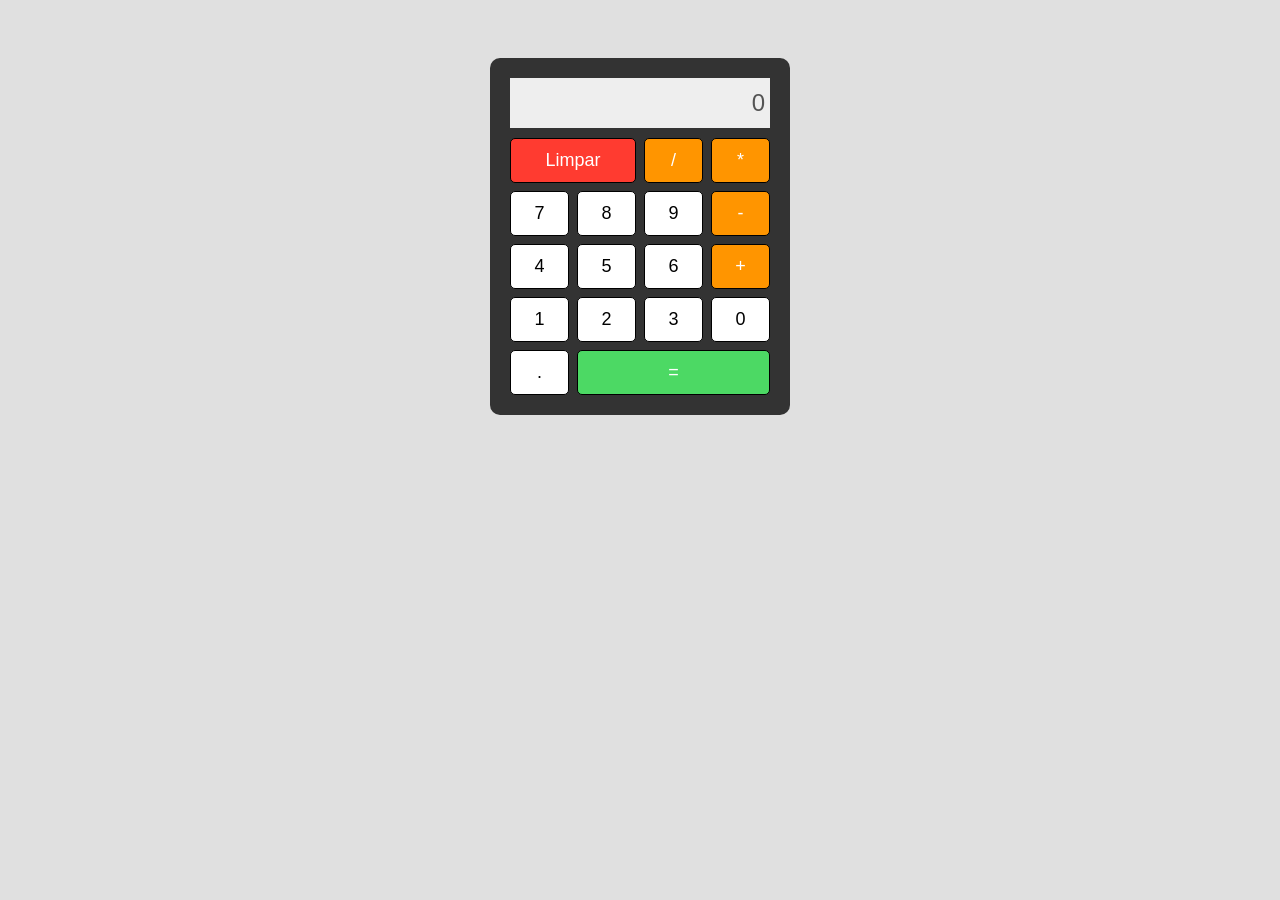
<file: AV2/calculadora JavaScript/index.html>
<!DOCTYPE html>
<html lang="pt-BR">
<head>
    <meta charset="UTF-8">
        <title>Trabalho de DAW - Calculadora</title>
            <style>
                    body { font-family: Arial, sans-serif; background: #e0e0e0; display: flex; justify-content: center; padding-top: 50px; }
                            .calc { background: #333; padding: 20px; border-radius: 10px; width: 260px; }
                                    #visor { 
                                                width: 100%; height: 50px; margin-bottom: 10px; 
                                                            font-size: 24px; text-align: right; padding: 5px;
                                                                        box-sizing: border-box; background: #eee; border: none;
                                                                                }
                                                                                        .grade { display: grid; grid-template-columns: repeat(4, 1fr); gap: 8px; }
                                                                                                button { height: 45px; font-size: 18px; cursor: pointer; border-radius: 5px; border: 1px solid #000; }
                                                                                                        .btn-num { background: #fff; }
                                                                                                                .btn-op { background: #ff9500; color: white; }
                                                                                                                        .btn-limpar { background: #ff3b30; color: white; grid-column: span 2; }
                                                                                                                                .btn-igual { background: #4cd964; color: white; grid-column: span 2; }
                                                                                                                                    </style>
                                                                                                                                    </head>
                                                                                                                                    <body>

                                                                                                                                    <div class="calc">
                                                                                                                                        <input type="text" id="visor" value="0" disabled>
                                                                                                                                            
                                                                                                                                                <div class="grade">
                                                                                                                                                        <button class="btn-limpar" onclick="limparTudo()">Limpar</button>
                                                                                                                                                                <button class="btn-op" onclick="pegarOperador('/')">/</button>
                                                                                                                                                                        <button class="btn-op" onclick="pegarOperador('*')">*</button>

                                                                                                                                                                                <button class="btn-num" onclick="digitar('7')">7</button>
                                                                                                                                                                                        <button class="btn-num" onclick="digitar('8')">8</button>
                                                                                                                                                                                                <button class="btn-num" onclick="digitar('9')">9</button>
                                                                                                                                                                                                        <button class="btn-op" onclick="pegarOperador('-')">-</button>

                                                                                                                                                                                                                <button class="btn-num" onclick="digitar('4')">4</button>
                                                                                                                                                                                                                        <button class="btn-num" onclick="digitar('5')">5</button>
                                                                                                                                                                                                                                <button class="btn-num" onclick="digitar('6')">6</button>
                                                                                                                                                                                                                                        <button class="btn-op" onclick="pegarOperador('+')">+</button>

                                                                                                                                                                                                                                                <button class="btn-num" onclick="digitar('1')">1</button>
                                                                                                                                                                                                                                                        <button class="btn-num" onclick="digitar('2')">2</button>
                                                                                                                                                                                                                                                                <button class="btn-num" onclick="digitar('3')">3</button>
                                                                                                                                                                                                                                                                        <button class="btn-num" onclick="digitar('0')">0</button>

                                                                                                                                                                                                                                                                                <button class="btn-num" onclick="digitar('.')">.</button>
                                                                                                                                                                                                                                                                                        <button class="btn-igual" onclick="resultadoFinal()" style="grid-column: span 3;">=</button>
                                                                                                                                                                                                                                                                                            </div>
                                                                                                                                                                                                                                                                                            </div>

                                                                                                                                                                                                                                                                                            <script src="script.js"></script>
                                                                                                                                                                                                                                                                                            </body>
                                                                                                                                                                                                                                                                                            </html>
</file>
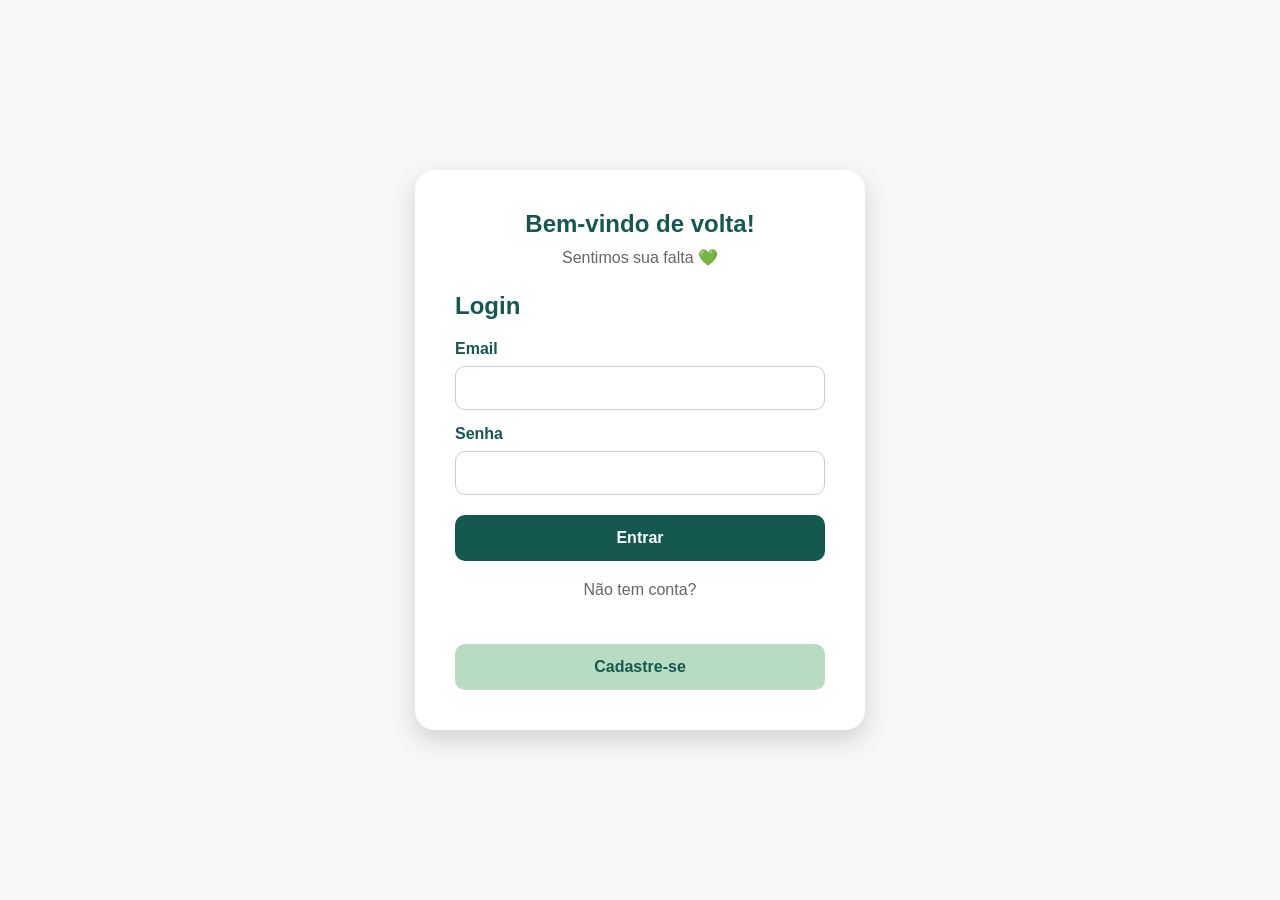
<file: AV2/Salão_de_Beleza/index.html>
<!DOCTYPE html>
<html lang="pt-br">

<head>

<meta charset="UTF-8">
<meta name="viewport" content="width=device-width, initial-scale=1.0">

<title>Salão de Beleza</title>

<link rel="stylesheet" href="css/style.css">

<script src="js/script.js"></script>

</head>

<body>

<section class="login">

<div class="login-box">

<h1>Bem-vindo de volta!</h1>

<p>Sentimos sua falta 💚</p>

<!-- LOGIN -->
<div id="login">

<h2>Login</h2>

<label>Email</label>
<input type="email" id="emailLogin">

<label>Senha</label>
<input type="password" id="senhaLogin">

<button onclick="entrar()">
Entrar
</button>

<p class="texto-centro">
Não tem conta?
</p>

<button class="btn-secundario" onclick="mostrarCadastro()">
Cadastre-se
</button>

</div>

<!-- CADASTRO -->
<div id="cadastro" style="display:none;">

<h2>Cadastro</h2>

<label>Nome</label>
<input type="text" id="nome">

<label>CPF</label>
<input type="text" id="cpf">

<label>Data de Nascimento</label>
<input type="date" id="data">

<label>Email</label>
<input type="email" id="email">

<label>Senha</label>
<input type="password" id="senha">

<label>Confirmar Senha</label>
<input type="password" id="senha2">

<button onclick="cadastrar()">
Cadastrar
</button>

<button class="btn-secundario" onclick="mostrarLogin()">
Voltar para Login
</button>

</div>

</div>

</section>

</body>
</html>
</file>
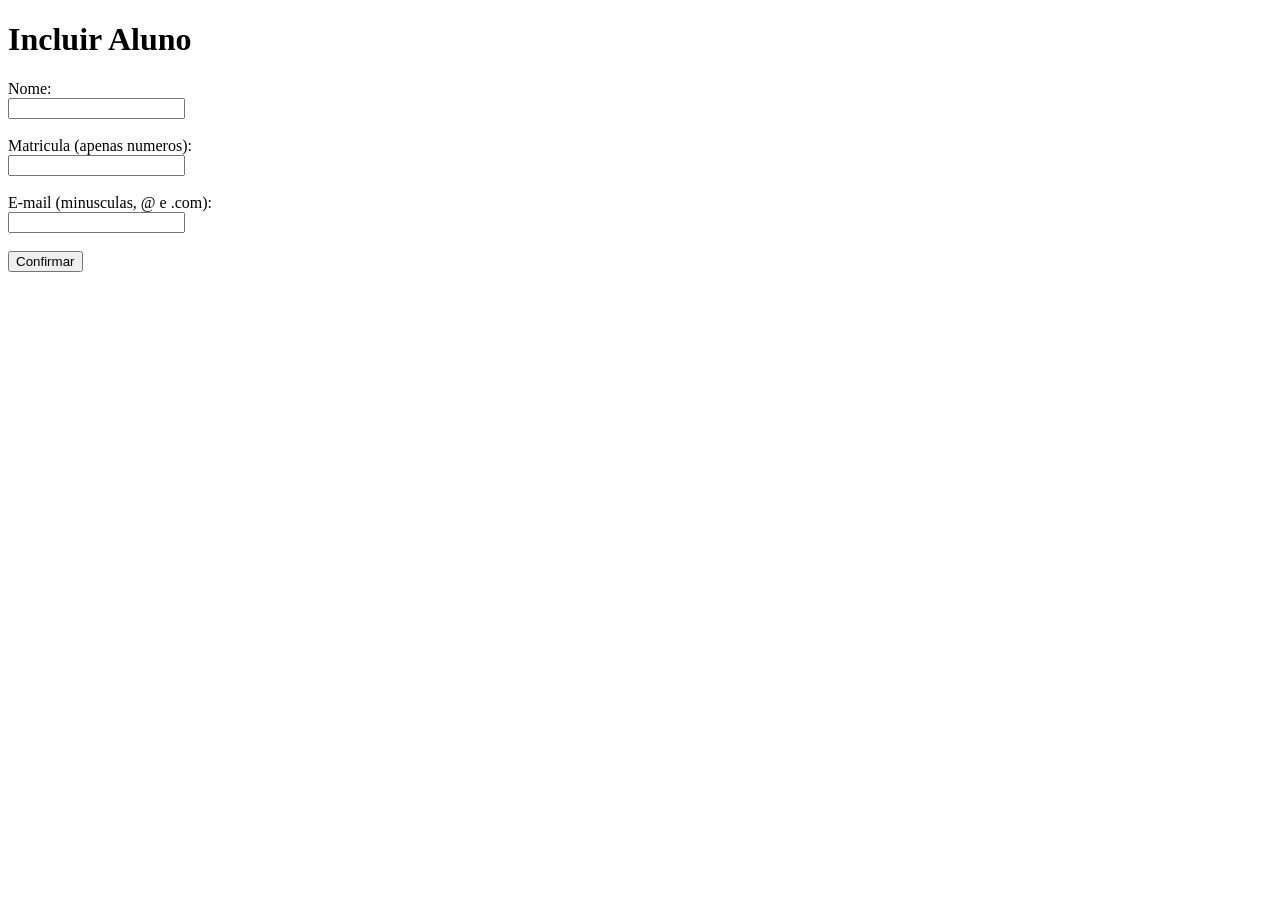
<file: AV2/Validação Aluno/index.html>
<!DOCTYPE html>
<html>
<head>
    <meta charset="UTF-8">
    <title>Incluir Aluno</title>
</head>
<body>

    <h1>Incluir Aluno</h1>

    Nome:<br>
    <input type="text" id="nome"><br><br>

    Matricula (apenas numeros):<br>
    <input type="text" id="matricula"><br><br>

    E-mail (minusculas, @ e .com):<br>
    <input type="text" id="email"><br><br>

    <button onclick="enviar()">Confirmar</button>

    <p id="resposta"></p>

    <script>
        function enviar() {
        
            const dados = {
                nome: document.getElementById('nome').value,
                matricula: document.getElementById('matricula').value,
                email: document.getElementById('email').value
            };

            // Envia para o servidor Node
            fetch('http://localhost:3000/validar', {
                method: 'POST',
                headers: {'Content-Type': 'application/json'},
                body: JSON.stringify(dados)
            })
            .then(res => res.json())
            .then(resultado => {
            
                document.getElementById('resposta').innerText = resultado.texto;
            });
        }
    </script>

</body>
</html>
</file>
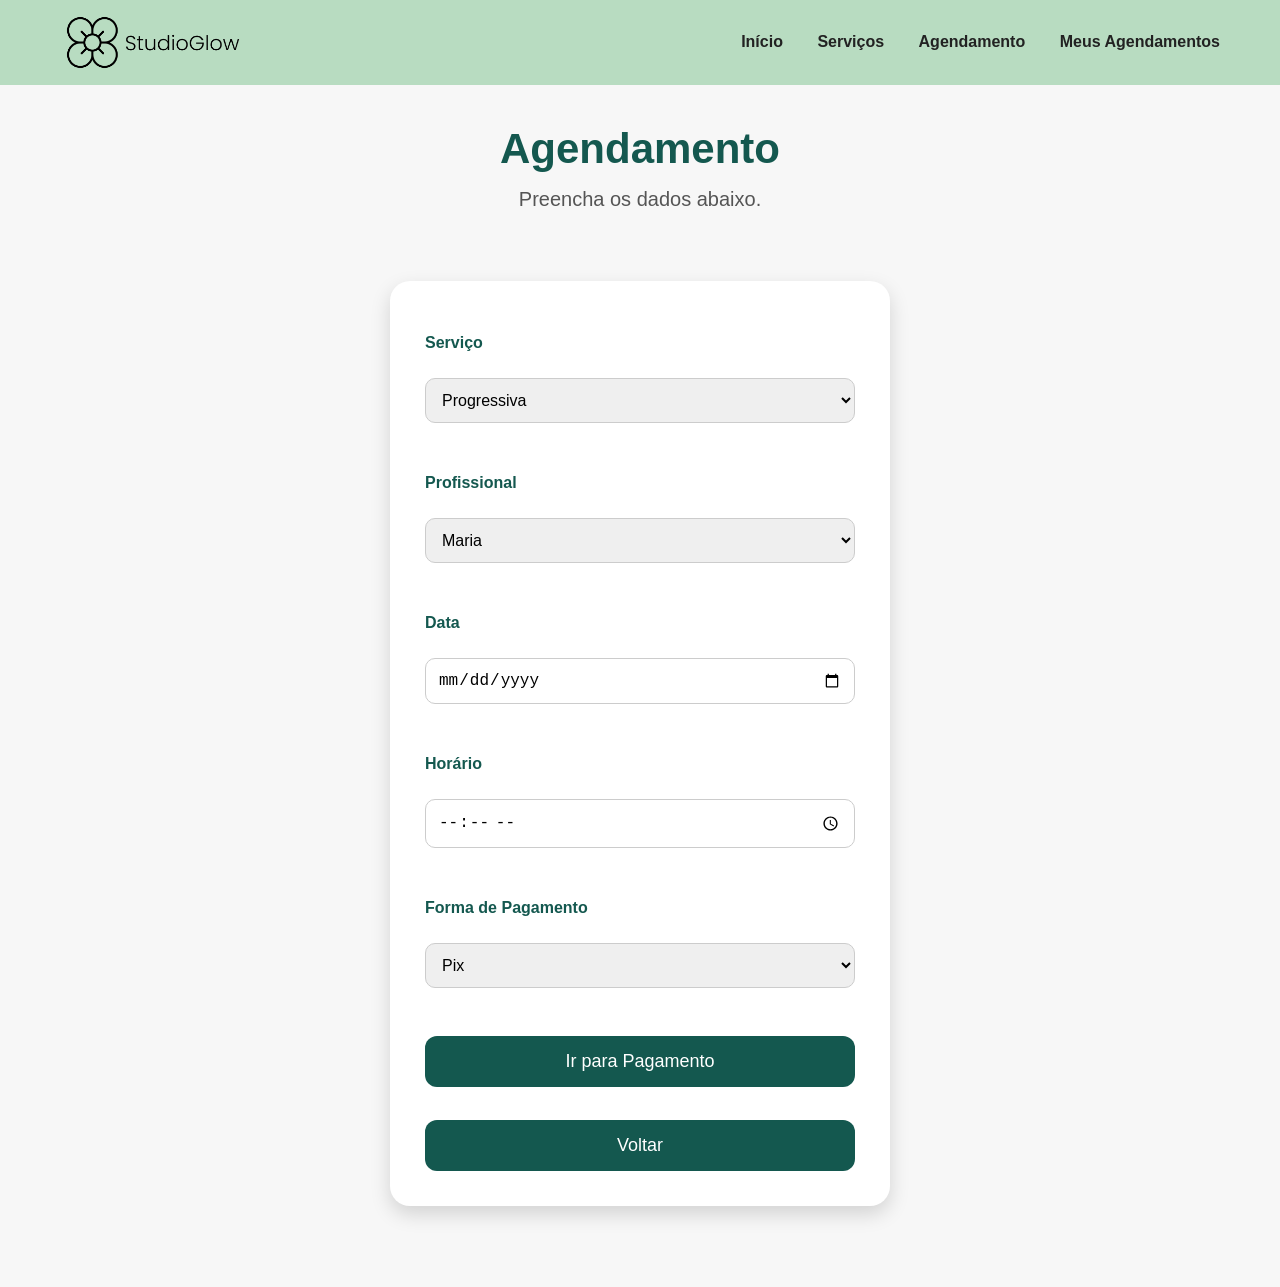
<file: AV2/Salão_de_Beleza/agendamento.html>
<!DOCTYPE html>
<html lang="pt-br">

<head>

<meta charset="UTF-8">
<meta name="viewport" content="width=device-width, initial-scale=1.0">

<title>Agendamento</title>

<link rel="stylesheet" href="css/style.css">

<script src="js/script.js"></script>

</head>

<body>

<header>

<div class="logo">

<img src="img/logo.png">

</div>

<nav>

<a href="home.html">Início</a>
<a href="servicos.html">Serviços</a>
<a href="agendamento.html">Agendamento</a>
<a href="meus_agendamentos.html">Meus Agendamentos</a>

</nav>

</header>

<section class="pagina">

<h1>Agendamento</h1>

<p>Preencha os dados abaixo.</p>

<div class="formulario">

<label>Serviço</label><br>

<select id="servico">

<option value="1">Progressiva</option>
<option value="2">Corte Feminino</option>
<option value="3">Barba Simples</option>
<option value="4">Unha em Gel</option>
<option value="5">Design de Sobrancelha</option>

</select>

<br><br>

<label>Profissional</label><br>

<select id="profissional">

<option value="1">Maria</option>
<option value="2">João</option>
<option value="3">Ana</option>
<option value="4">Paula</option>

</select>

<br><br>

<label>Data</label><br>

<input type="date" id="data">

<br><br>

<label>Horário</label><br>

<input type="time" id="hora">

<br><br>

<label>Forma de Pagamento</label><br>

<select id="pagamento">

<option>Pix</option>
<option>Cartão</option>
<option>Dinheiro</option>

</select>

<br><br>

<button onclick="agendar()">
Ir para Pagamento
</button>

<br><br>

<button onclick="location.href='servicos.html'">
Voltar
</button>

</div>

</section>

</body>

</html>
</file>
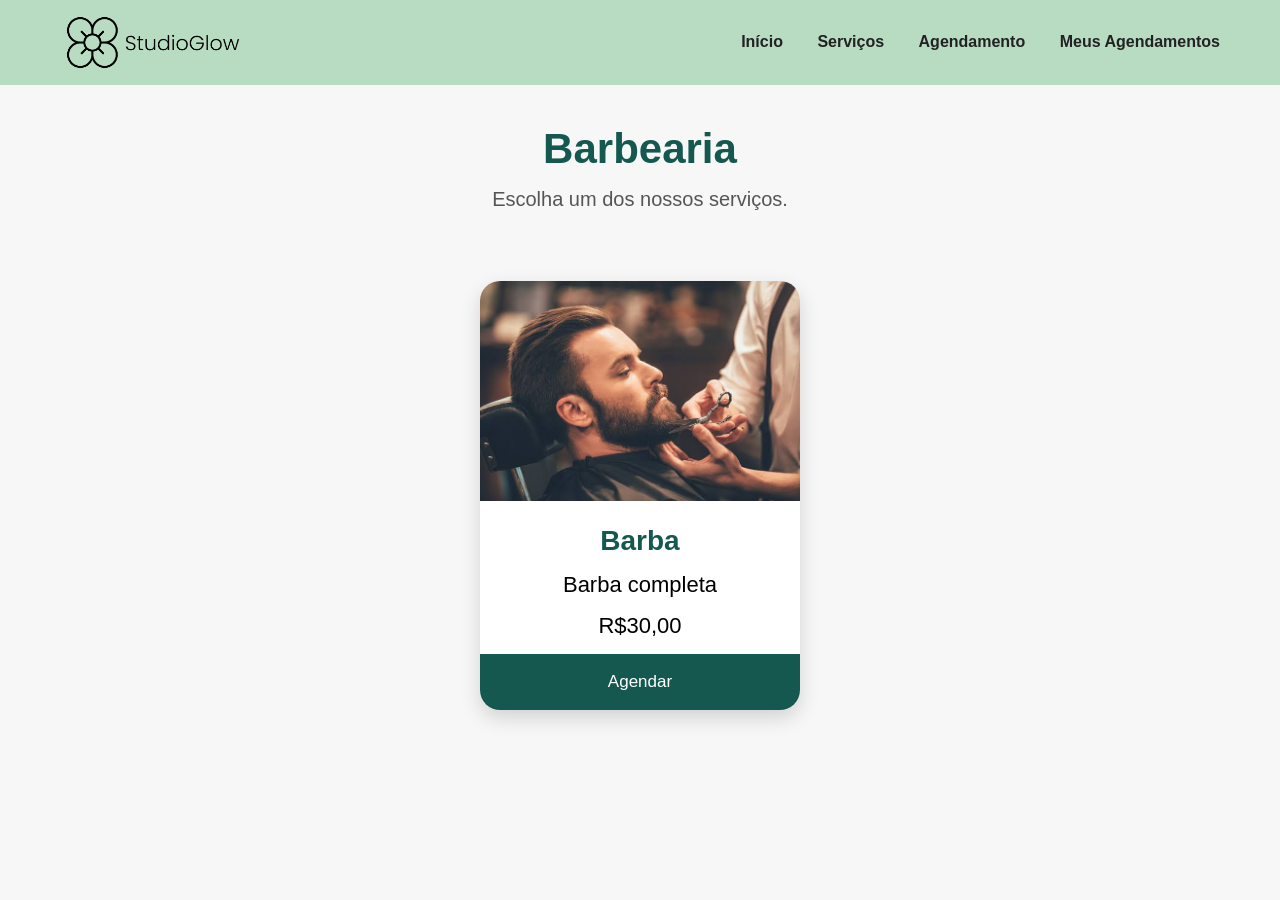
<file: AV2/Salão_de_Beleza/barbearia.html>
<!DOCTYPE html>
<html lang="pt-br">

<head>

<meta charset="UTF-8">

<title>Barbearia</title>

<link rel="stylesheet" href="css/style.css">

</head>

<body>

<header>

<div class="logo">
<img src="img/logo.png">
</div>

<nav>
<a href="home.html">Início</a>
<a href="servicos.html">Serviços</a>
<a href="agendamento.html">Agendamento</a>
<a href="meus_agendamentos.html">Meus Agendamentos</a>
</nav>

</header>

<section class="pagina">

    <h1>Barbearia</h1>

    <p>
        Escolha um dos nossos serviços.
    </p>

    <div class="cards">

        <div class="card">

            <img src="img/barba.jpg">

            <h3>Barba</h3>

            <p>Barba completa</p>

            <p>R$30,00</p>

            <button onclick="location.href='agendamento.html'">
                Agendar
            </button>

        </div>

    </div>

</section>

</body>
</html>
</file>
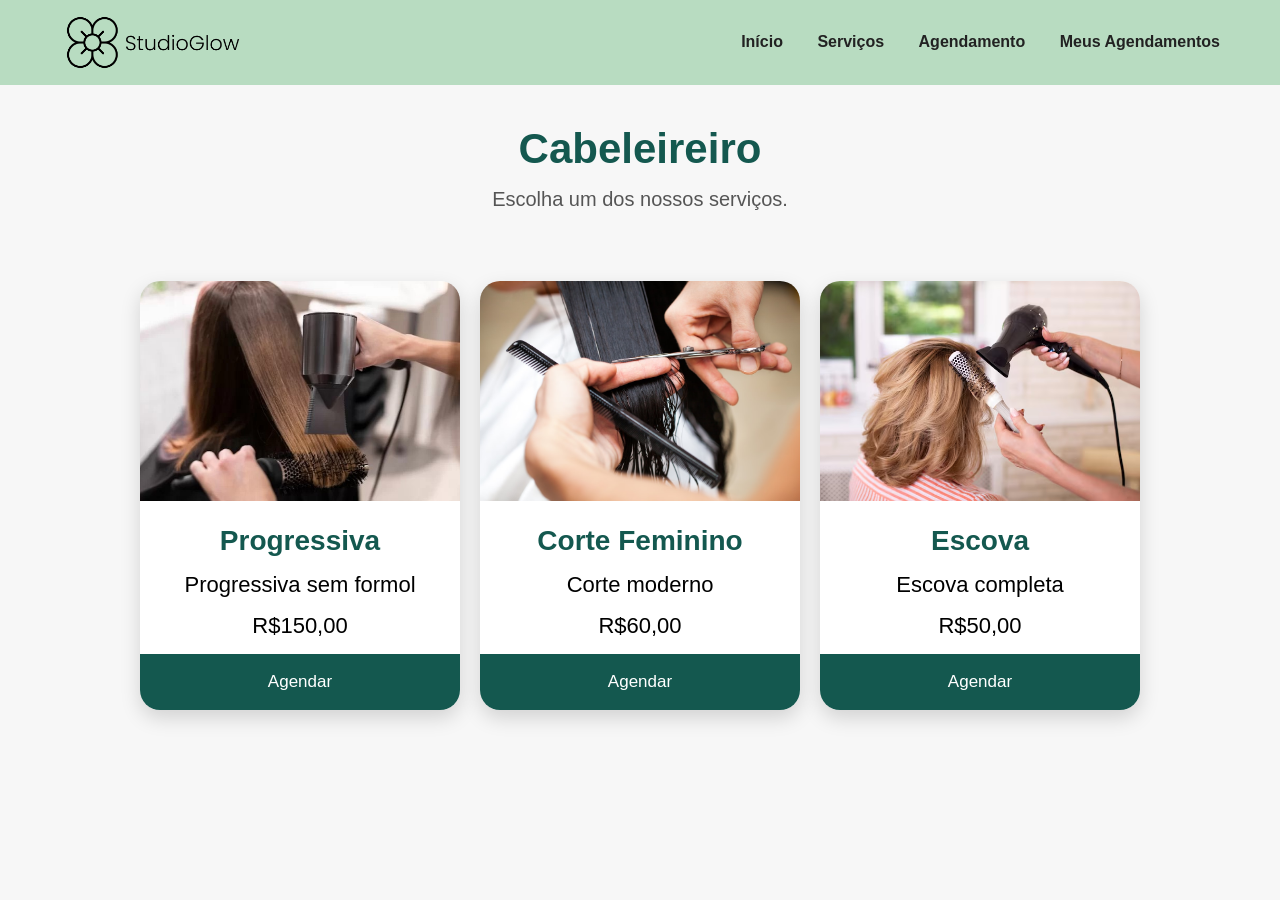
<file: AV2/Salão_de_Beleza/cabeleleiro.html>
<!DOCTYPE html>
<html lang="pt-br">

<head>

    <meta charset="UTF-8">
    <meta name="viewport" content="width=device-width, initial-scale=1.0">

    <title>Cabeleireiro</title>

    <link rel="stylesheet" href="css/style.css">

</head>

<body>

<header>

    <div class="logo">
        <img src="img/logo.png">
    </div>

    <nav>
        <a href="home.html">Início</a>
        <a href="servicos.html">Serviços</a>
        <a href="agendamento.html">Agendamento</a>
        <a href="meus_agendamentos.html">Meus Agendamentos</a>
    </nav>

</header>

<section class="pagina">

    <h1>Cabeleireiro</h1>

    <p>
        Escolha um dos nossos serviços.
    </p>

    <div class="cards">

        <div class="card">

            <img src="img/progressiva.jpg">

            <h3>Progressiva</h3>

            <p>Progressiva sem formol</p>

            <p>R$150,00</p>

            <button onclick="location.href='agendamento.html'">
                Agendar
            </button>

        </div>

        <div class="card">

            <img src="img/corte.jpg">

            <h3>Corte Feminino</h3>

            <p>Corte moderno</p>

            <p>R$60,00</p>

            <button onclick="location.href='agendamento.html'">
                Agendar
            </button>

        </div>

        <div class="card">

            <img src="img/escova.jpg">

            <h3>Escova</h3>

            <p>Escova completa</p>

            <p>R$50,00</p>

            <button onclick="location.href='agendamento.html'">
                Agendar
            </button>

        </div>

    </div>

</section>

</body>
</html>
</file>
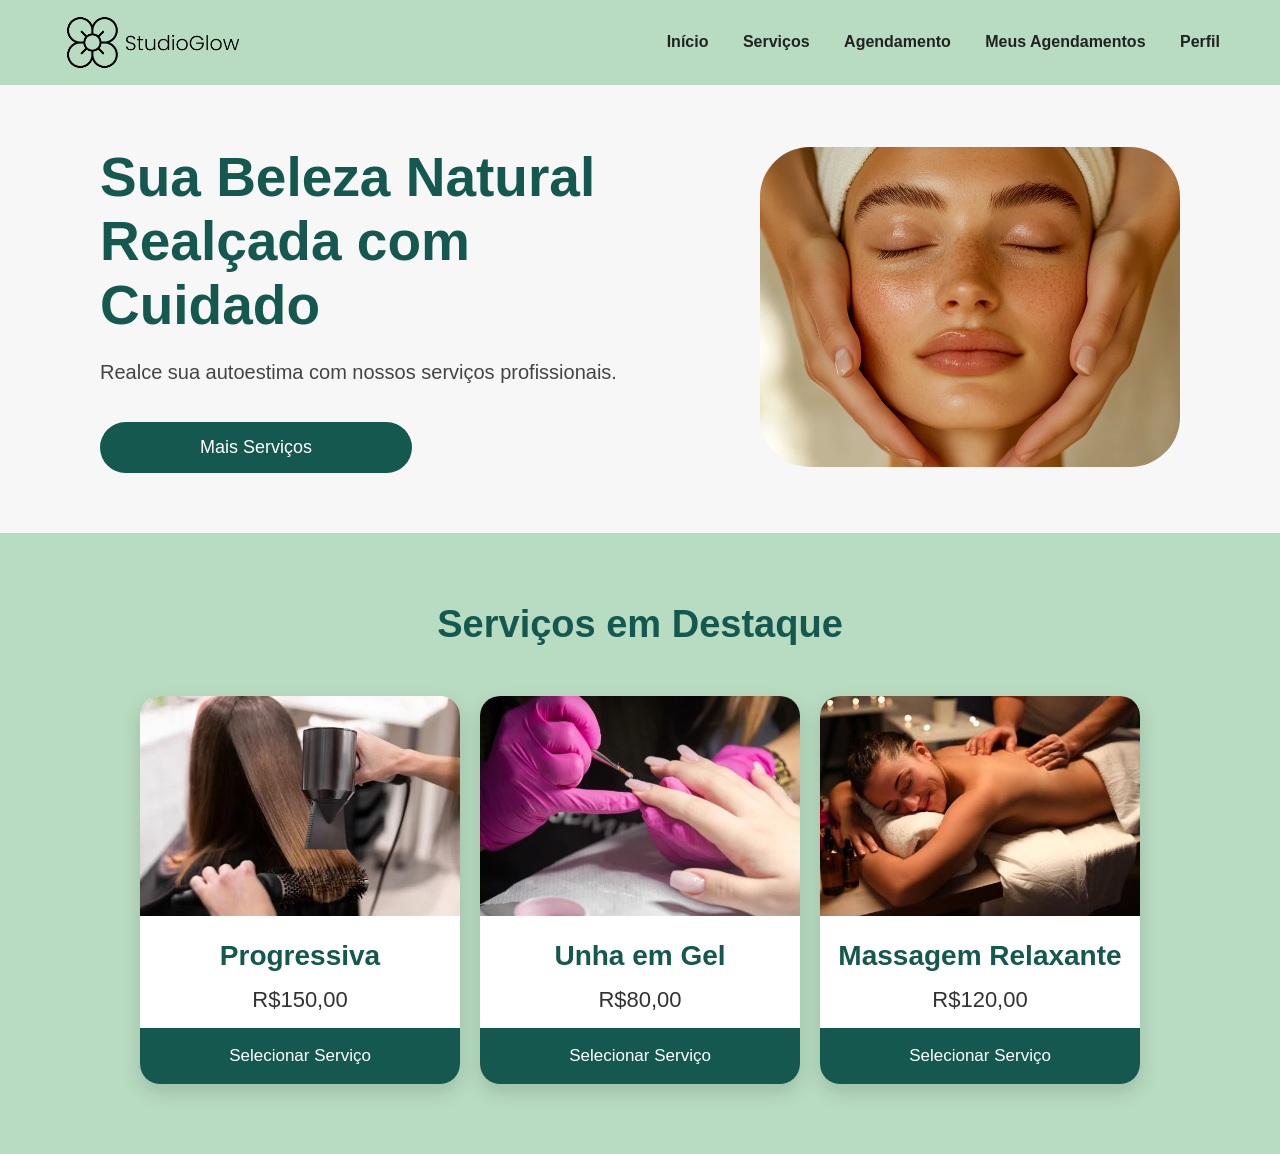
<file: AV2/Salão_de_Beleza/home.html>
<!DOCTYPE html>
<html lang="pt-br">

<head>

<meta charset="UTF-8">
<meta name="viewport" content="width=device-width, initial-scale=1.0">

<title>Studio Glow</title>

<link rel="stylesheet" href="css/style.css">

</head>

<body>

<header>

<div class="logo">

<img src="img/logo.png" alt="Logo">

<h2>Studio Glow</h2>

</div>

<nav>

<a href="home.html">Início</a>

<a href="servicos.html">Serviços</a>

<a href="agendamento.html">Agendamento</a>

<a href="meus_agendamentos.html">Meus Agendamentos</a>

<a href="perfil.html">Perfil</a>

</nav>

</header>


<section class="banner">

<div class="texto">

<h1>Sua Beleza Natural<br>Realçada com Cuidado</h1>

<p>
Realce sua autoestima com nossos serviços
profissionais.
</p>

<button onclick="location.href='servicos.html'">
Mais Serviços
</button>

</div>

<div>

<img src="img/banner.jpg" alt="Banner">

</div>

</section>


<section class="destaques">

<h2>Serviços em Destaque</h2>

<div class="cards">

<div class="card">

<img src="img/progressiva.jpg">

<h3>Progressiva</h3>

<p>R$150,00</p>

<button>Selecionar Serviço</button>

</div>

<div class="card">

<img src="img/gel.jpg">

<h3>Unha em Gel</h3>

<p>R$80,00</p>

<button>Selecionar Serviço</button>

</div>

<div class="card">

<img src="img/massagem.jpg">

<h3>Massagem Relaxante</h3>

<p>R$120,00</p>

<button>Selecionar Serviço</button>

</div>

</div>

</section>

</body>

</html>
</file>
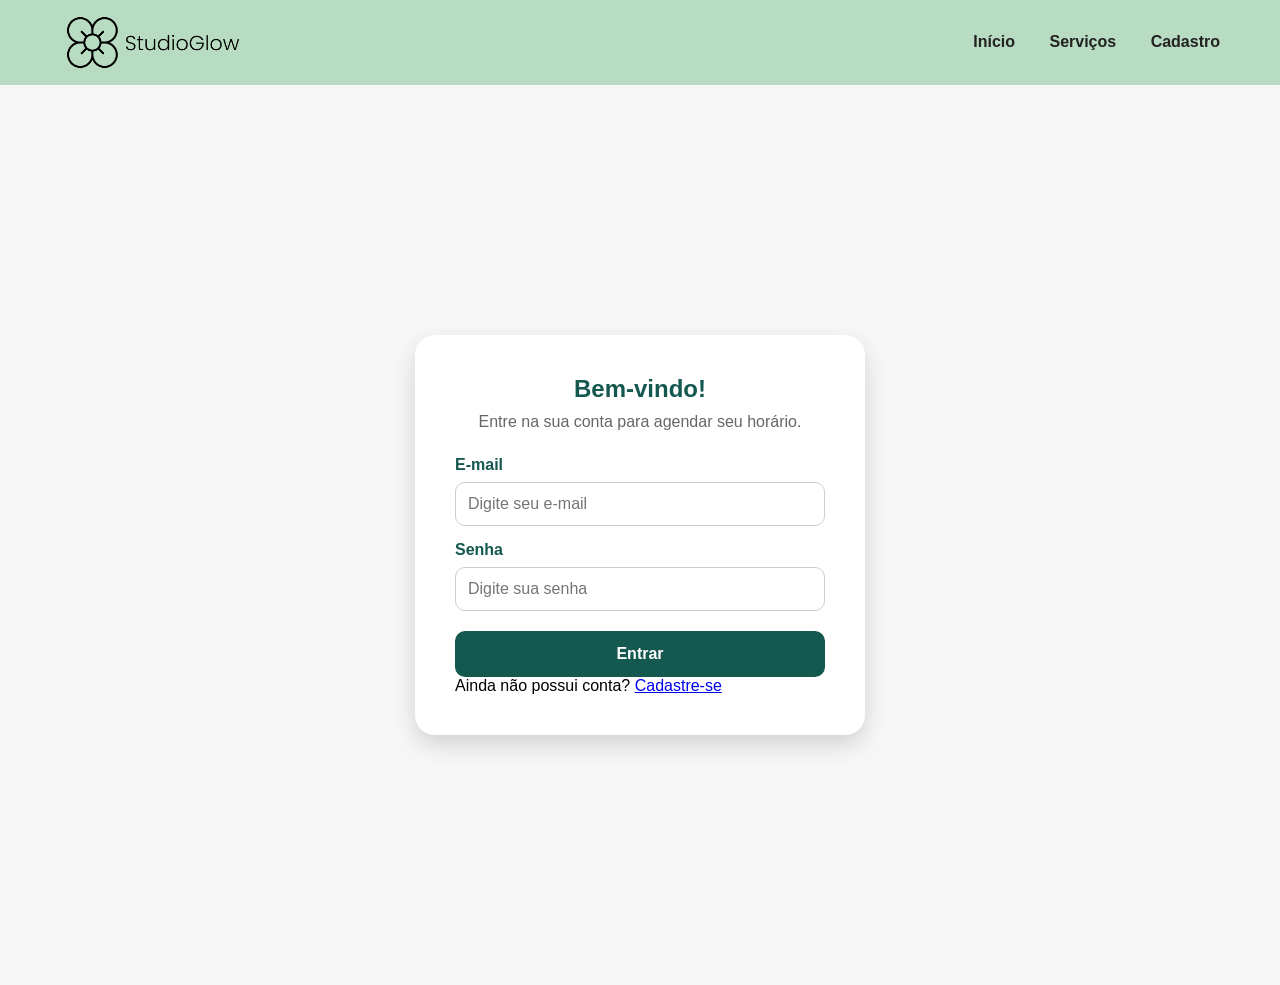
<file: AV2/Salão_de_Beleza/login.html>
<!DOCTYPE html>
<html lang="pt-br">

<head>
    <meta charset="UTF-8">
    <meta name="viewport" content="width=device-width, initial-scale=1.0">
    <title>Login</title>

    <link rel="stylesheet" href="css/style.css">
</head>

<body>

<header>

    <div class="logo">
        <img src="img/logo.png" alt="Logo">
    </div>

    <nav>
        <a href="home.html">Início</a>
        <a href="servicos.html">Serviços</a>
        <a href="cadastro.html">Cadastro</a>
    </nav>

</header>

<section class="login">

    <div class="login-box">

        <h1>Bem-vindo!</h1>

        <p>Entre na sua conta para agendar seu horário.</p>

        <form action="login.php" method="post">

            <label>E-mail</label>
            <input type="email" name="email" placeholder="Digite seu e-mail" required>

            <label>Senha</label>
            <input type="password" name="senha" placeholder="Digite sua senha" required>

            <button type="submit">Entrar</button>

        </form>

        <div class="cadastro-link">
            Ainda não possui conta?
            <a href="cadastro.html">Cadastre-se</a>
        </div>

    </div>

</section>

</body>
</html>
</file>
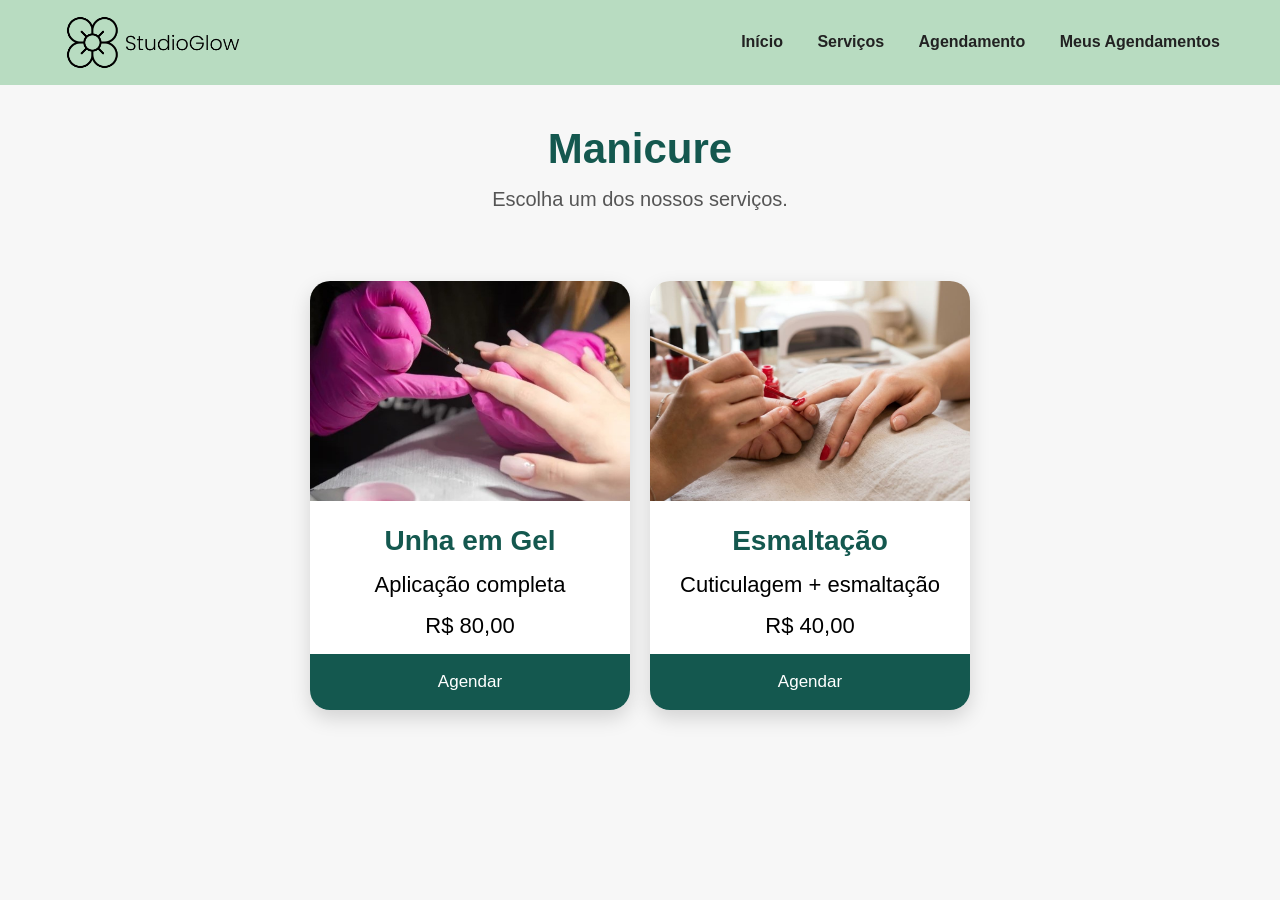
<file: AV2/Salão_de_Beleza/manicure.html>
<!DOCTYPE html>
<html lang="pt-br">

<head>

    <meta charset="UTF-8">
    <meta name="viewport" content="width=device-width, initial-scale=1.0">

    <title>Manicure</title>

    <link rel="stylesheet" href="css/style.css">

</head>

<body>

<header>

    <div class="logo">
        <img src="img/logo.png" alt="Logo">
    </div>

    <nav>
        <a href="home.html">Início</a>
        <a href="servicos.html">Serviços</a>
        <a href="agendamento.html">Agendamento</a>
        <a href="meus_agendamentos.html">Meus Agendamentos</a>
    </nav>

</header>

<section class="pagina">

    <h1>Manicure</h1>

    <p>Escolha um dos nossos serviços.</p>

    <div class="cards">

        <div class="card">

            <img src="img/gel.jpg" alt="Unha em Gel">

            <h3>Unha em Gel</h3>

            <p>Aplicação completa</p>

            <p>R$ 80,00</p>

            <button onclick="location.href='agendamento.html'">
                Agendar
            </button>

        </div>

        <div class="card">

            <img src="img/esmalte.jpg" alt="Esmaltação">

            <h3>Esmaltação</h3>

            <p>Cuticulagem + esmaltação</p>

            <p>R$ 40,00</p>

            <button onclick="location.href='agendamento.html'">
                Agendar
            </button>

        </div>

    </div>

</section>

</body>
</html>
</file>
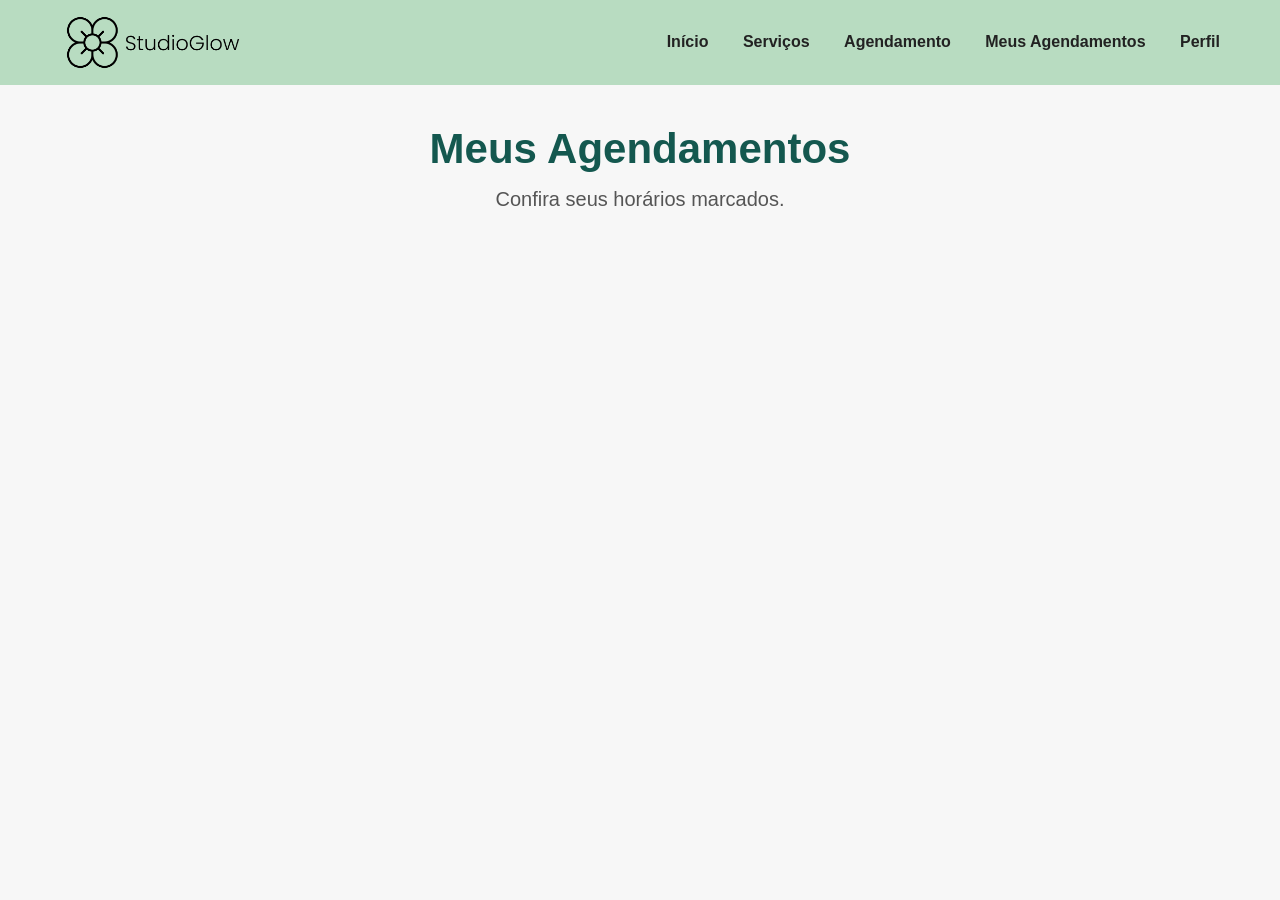
<file: AV2/Salão_de_Beleza/meus_agendamentos.html>
<!DOCTYPE html>
<html lang="pt-br">

<head>

<meta charset="UTF-8">
<meta name="viewport" content="width=device-width, initial-scale=1.0">

<title>Meus Agendamentos</title>

<link rel="stylesheet" href="css/style.css">

</head>

<body>

<header>

<div class="logo">
<img src="img/logo.png">
</div>

<nav>

<a href="home.html">Início</a>
<a href="servicos.html">Serviços</a>
<a href="agendamento.html">Agendamento</a>
<a href="meus_agendamentos.html">Meus Agendamentos</a>
<a href="perfil.html">Perfil</a>

</nav>

</header>

<section class="pagina">

<h1>Meus Agendamentos</h1>

<p>Confira seus horários marcados.</p>

<div class="cards" id="listaAgendamentos">

</div>

</section>

<script src="js/agendamentos.js"></script>

</body>
</html>
</file>
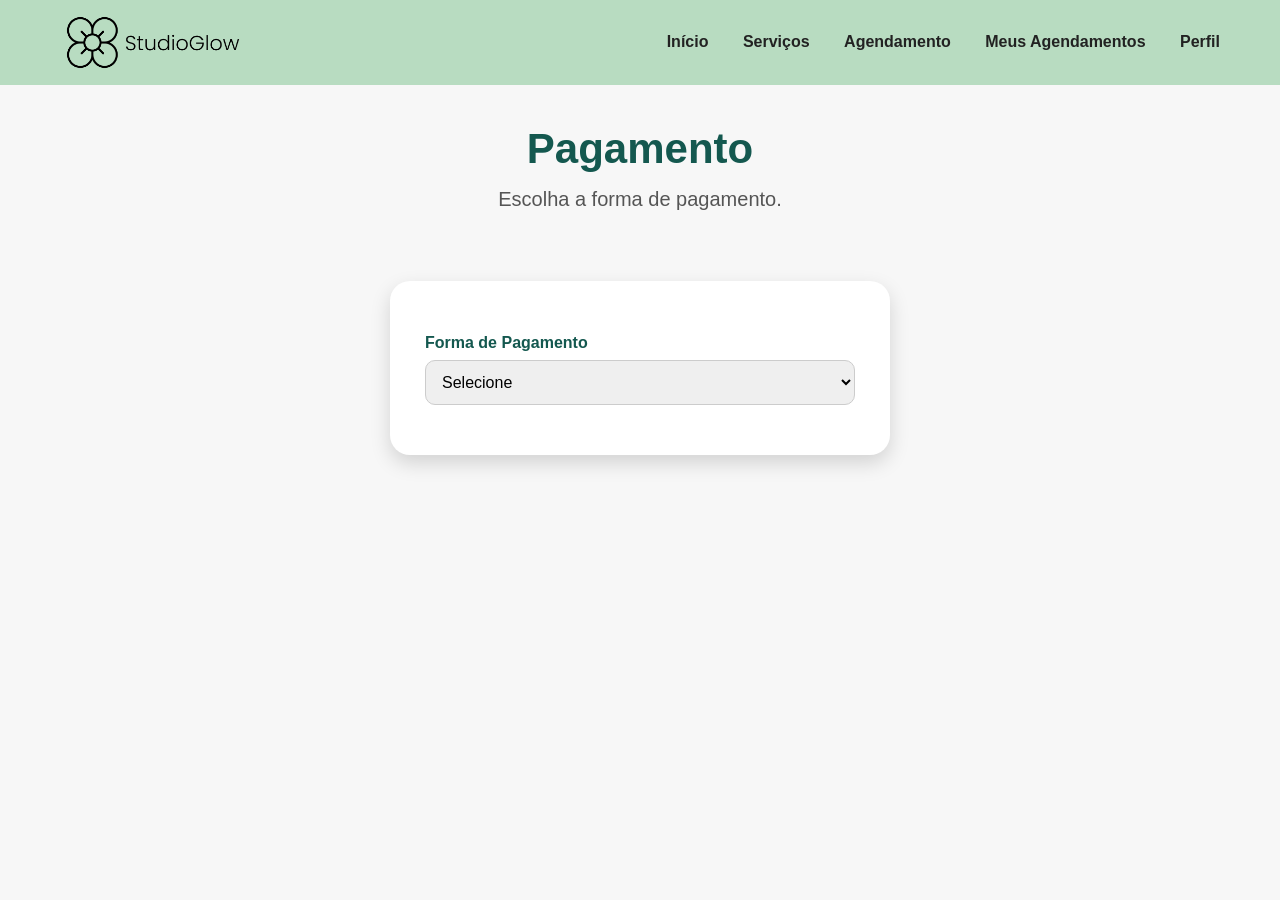
<file: AV2/Salão_de_Beleza/pagamento.html>
<!DOCTYPE html>
<html lang="pt-br">

<head>

<meta charset="UTF-8">
<meta name="viewport" content="width=device-width, initial-scale=1.0">

<title>Pagamento</title>

<link rel="stylesheet" href="css/style.css">

<script src="js/pagamento.js"></script>

</head>

<body>

<header>

<div class="logo">

<img src="img/logo.png">

</div>

<nav>

<a href="home.html">Início</a>
<a href="servicos.html">Serviços</a>
<a href="agendamento.html">Agendamento</a>
<a href="meus_agendamentos.html">Meus Agendamentos</a>
<a href="perfil.html">Perfil</a>

</nav>

</header>

<section class="pagina">

<h1>Pagamento</h1>

<p>Escolha a forma de pagamento.</p>

<div class="formulario">

<label>Forma de Pagamento</label>

<select id="formaPagamento" onchange="mostrarPagamento()">

<option value="">Selecione</option>
<option value="pix">Pix</option>
<option value="cartao">Cartão</option>
<option value="dinheiro">Dinheiro</option>

</select>

<div id="pix" style="display:none;">

<h3>Pagamento via Pix</h3>

<p><b>Chave Pix:</b></p>

<p>studioglow@email.com</p>

<button onclick="confirmarPagamento()">
Já Efetuei o Pagamento
</button>

</div>

<div id="cartao" style="display:none;">

<label>Número do Cartão</label>

<input type="text" id="numeroCartao">

<label>Nome do Titular</label>

<input type="text" id="titular">

<label>Validade</label>

<input type="month" id="validade">

<label>CVV</label>

<input type="password" id="cvv" maxlength="3">

<button onclick="pagarCartao()">
Pagar
</button>

</div>

<div id="dinheiro" style="display:none;">

<p>
O pagamento será realizado presencialmente no salão.
</p>

<button onclick="confirmarPagamento()">
Confirmar
</button>

</div>

</div>

</section>

</body>

</html>
</file>
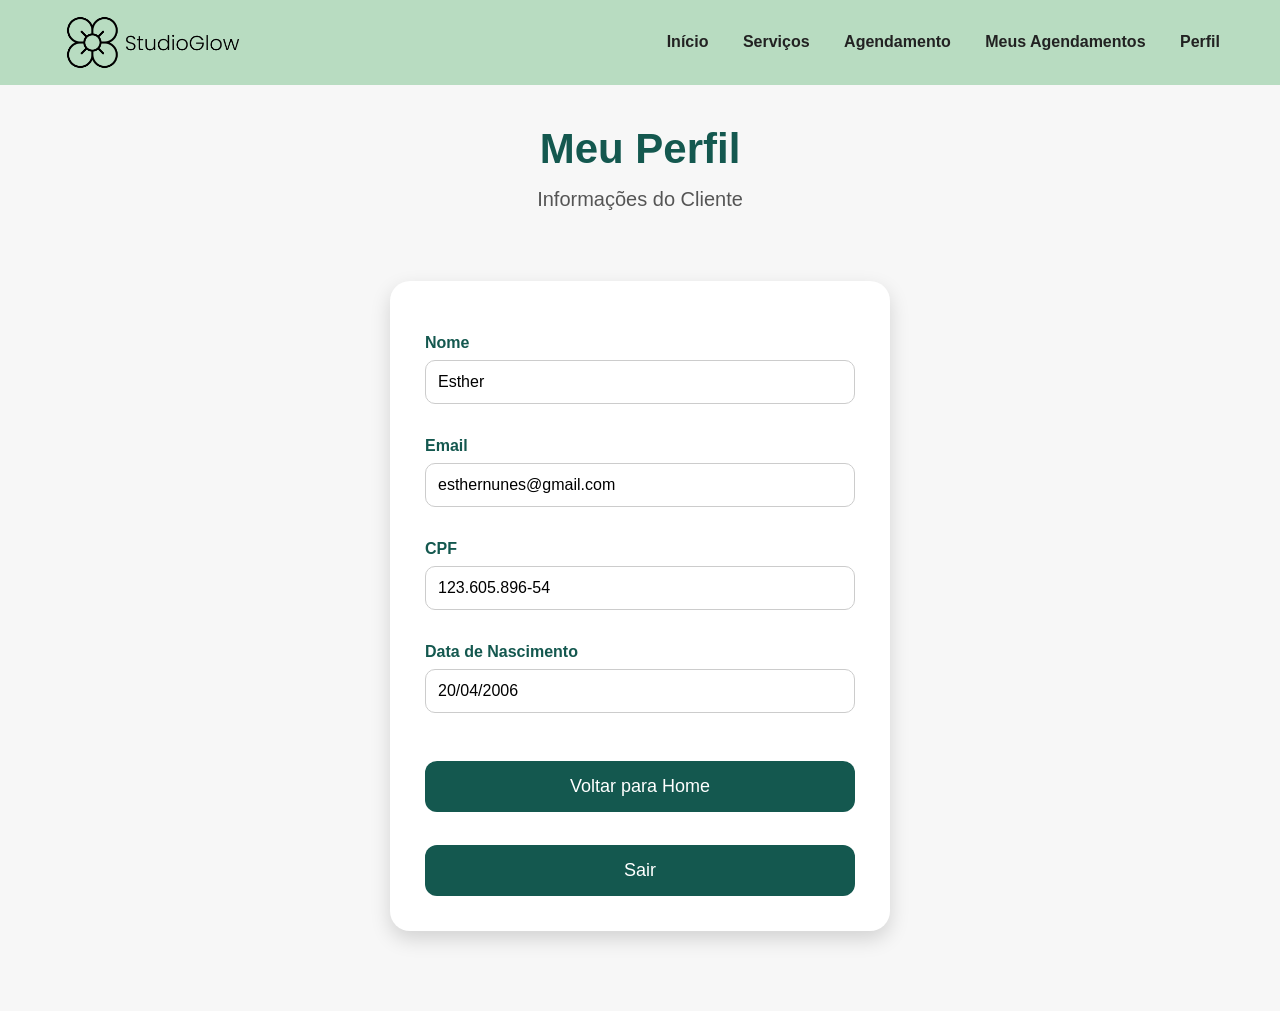
<file: AV2/Salão_de_Beleza/perfil.html>
<!DOCTYPE html>
<html lang="pt-br">

<head>

<meta charset="UTF-8">
<meta name="viewport" content="width=device-width, initial-scale=1.0">

<title>Perfil</title>

<link rel="stylesheet" href="css/style.css">

</head>

<body>

<header>

<div class="logo">
<img src="img/logo.png">
</div>

<nav>

<a href="home.html">Início</a>
<a href="servicos.html">Serviços</a>
<a href="agendamento.html">Agendamento</a>
<a href="meus_agendamentos.html">Meus Agendamentos</a>
<a href="perfil.html">Perfil</a>

</nav>

</header>

<section class="pagina">

<h1>Meu Perfil</h1>

<p>Informações do Cliente</p>

<div class="formulario">

<label>Nome</label>
<input type="text" value="Esther" readonly>

<label>Email</label>
<input type="email" value="esthernunes@gmail.com" readonly>

<label>CPF</label>
<input type="text" value="123.605.896-54" readonly>

<label>Data de Nascimento</label>
<input type="text" value="20/04/2006" readonly>

<br><br>

<button onclick="location.href='home.html'">
Voltar para Home
</button>

<br><br>

<button onclick="location.href='index.html'">
Sair
</button>

</div>

</section>

</body>

</html>
</file>
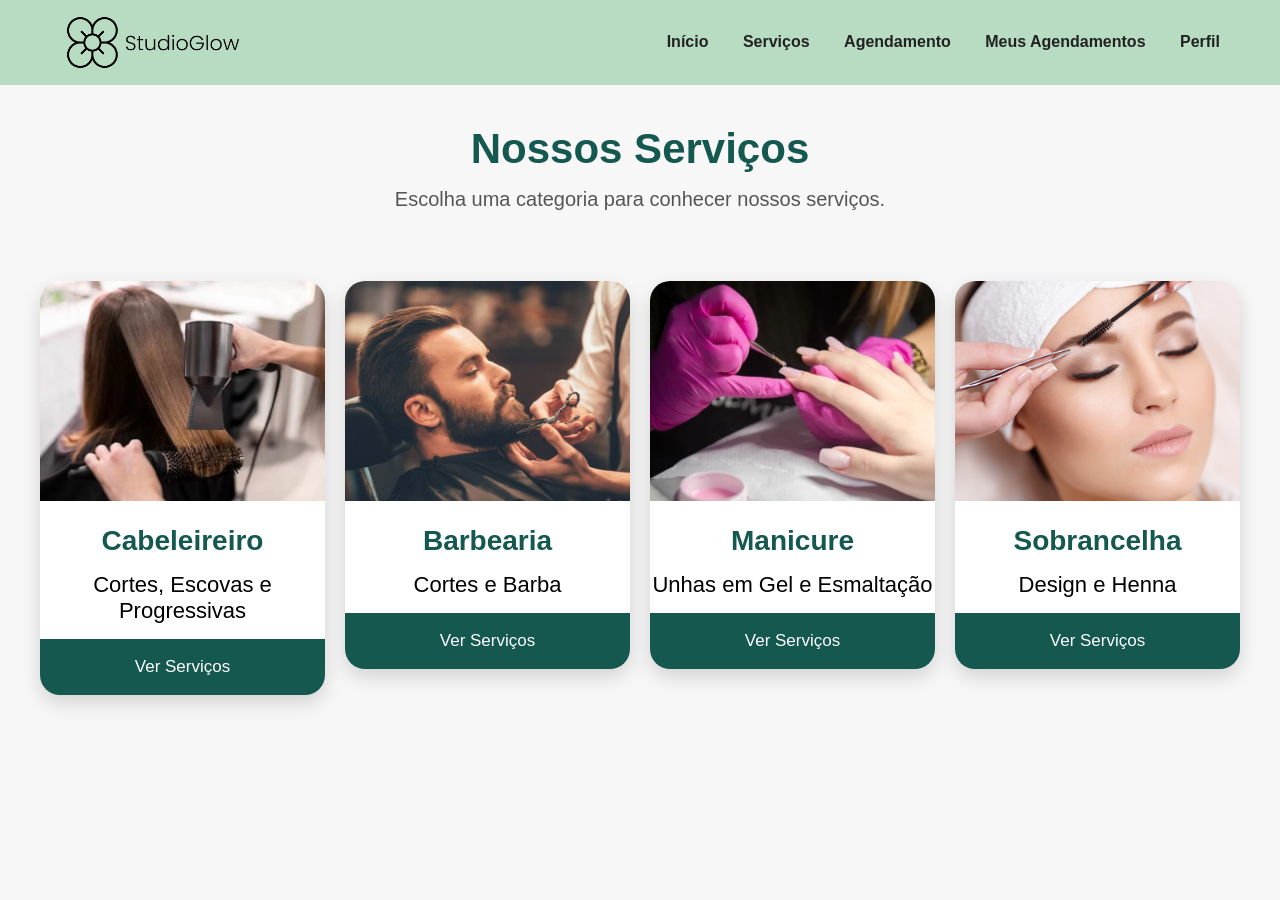
<file: AV2/Salão_de_Beleza/servicos.html>
<!DOCTYPE html>
<html lang="pt-br">

<head>

    <meta charset="UTF-8">
    <meta name="viewport" content="width=device-width, initial-scale=1.0">

    <title>Serviços - Studio Glow</title>

    <link rel="stylesheet" href="css/style.css">

</head>

<body>

    <header>

        <div class="logo">

            <img src="img/logo.png" alt="Logo">

            <h2>Studio Glow</h2>

        </div>

        <nav>

            <a href="home.html">Início</a>
            <a href="servicos.html">Serviços</a>
            <a href="agendamento.html">Agendamento</a>
            <a href="meus_agendamentos.html">Meus Agendamentos</a>
            <a href="#">Perfil</a>

        </nav>

    </header>

    <section class="pagina">

        <h1>Nossos Serviços</h1>

        <p>
            Escolha uma categoria para conhecer nossos serviços.
        </p>

        <div class="cards">

            <div class="card">

                <img src="img/progressiva.jpg" alt="Cabeleireiro">

                <h3>Cabeleireiro</h3>

                <p>Cortes, Escovas e Progressivas</p>

                <button onclick="location.href='cabeleireiro.html'">
                    Ver Serviços
                </button>

            </div>

            <div class="card">

                <img src="img/barba.jpg" alt="Barbearia">

                <h3>Barbearia</h3>

                <p>Cortes e Barba</p>

                <button onclick="location.href='barbearia.html'">
                    Ver Serviços
                </button>

            </div>

            <div class="card">

                <img src="img/gel.jpg" alt="Manicure">

                <h3>Manicure</h3>

                <p>Unhas em Gel e Esmaltação</p>

                <button onclick="location.href='manicure.html'">
                    Ver Serviços
                </button>

            </div>

            <div class="card">

                <img src="img/sobrancelha.jpg" alt="Sobrancelha">

                <h3>Sobrancelha</h3>

                <p>Design e Henna</p>

                <button onclick="location.href='sobrancelha.html'">
                    Ver Serviços
                </button>

            </div>

        </div>

    </section>

</body>

</html>
</file>
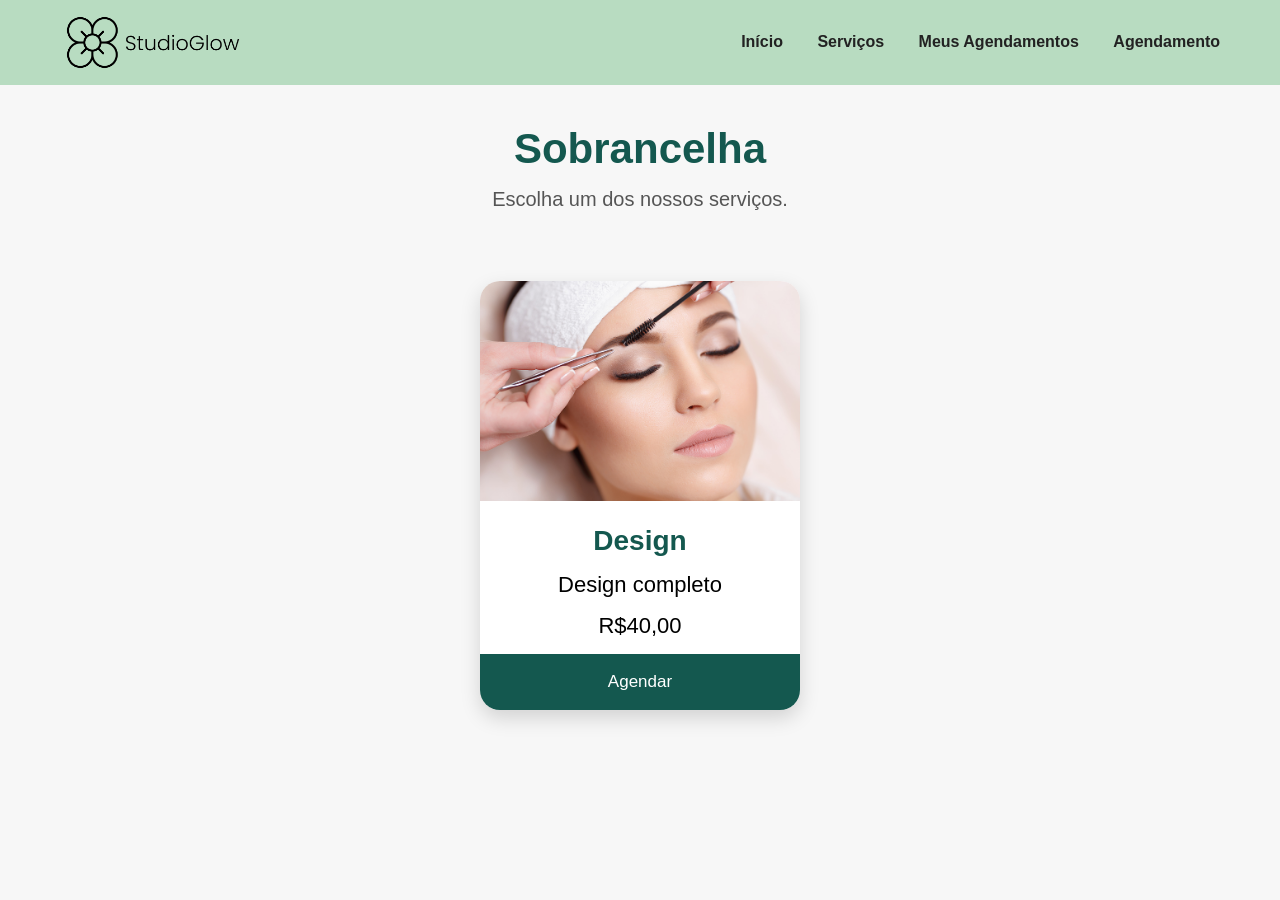
<file: AV2/Salão_de_Beleza/sobrancelha.html>
<!DOCTYPE html>
<html lang="pt-br">

<head>

<meta charset="UTF-8">

<title>Sobrancelha</title>

<link rel="stylesheet" href="css/style.css">

</head>

<body>

<header>

<div class="logo">
<img src="img/logo.png">
</div>

<nav>
<a href="home.html">Início</a>
<a href="servicos.html">Serviços</a>
<a href="meus_agendamentos.html">Meus Agendamentos</a>
<a href="agendamento.html">Agendamento</a>
</nav>

</header>

<section class="pagina">

<h1>Sobrancelha</h1>

<p>Escolha um dos nossos serviços.</p>

<div class="cards">

<div class="card">

<img src="img/sobrancelha.jpg">

<h3>Design</h3>

<p>Design completo</p>

<p>R$40,00</p>

<button onclick="location.href='agendamento.html'">
Agendar
</button>

</div>

</div>

</section>

</body>
</html>
</file>
<file: AV2/Salão_de_Beleza/css/style.css>
*{
    margin:0;
    padding:0;
    box-sizing:border-box;
}

body{
    font-family: Arial, Helvetica, sans-serif;
    background:#f7f7f7;
}

/* CABEÇALHO */

header{
    background:#b8dcc1;
    display:flex;
    justify-content:space-between;
    align-items:center;
    padding:10px 60px;
}

.logo{
    display:flex;
    align-items:center;
}

.logo img{
    width:180px;
    height:auto;
}

.logo h2{
    display:none;
}

nav a{
    text-decoration:none;
    color:#222;
    font-weight:bold;
    margin-left:30px;
    transition:0.3s;
}

nav a:hover{
    color:#14584f;
}

/* BANNER */

.banner{
    display:flex;
    justify-content:center;
    align-items:center;
    gap:120px;
    max-width:1200px;
    margin:0 auto;
    padding:60px;
}

.texto{
    width:50%;
}

.banner h1{
    font-size:55px;
    color:#14584f;
    margin-bottom:20px;
}

.banner p{
    font-size:20px;
    color:#444;
    margin-bottom:35px;
    line-height:30px;
}

.banner img{
    width:420px;
    height:320px;
    object-fit:cover;
    border-radius:50px;
}

.banner button{
    background:#14584f;
    color:white;
    border:none;
    padding:15px 100px;
    font-size:18px;
    border-radius:30px;
    cursor:pointer;
    transition:.3s;
}

.banner button:hover{
    background:#0f463f;
}

/* SERVIÇOS */

.destaques{
    background:#b8dcc1;
    padding:70px 50px;
}

.destaques h2{
    text-align:center;
    font-size:38px;
    margin-bottom:50px;
    color:#14584f;
}
.destaques p{
    text-align:center;
    font-size:20px;
    margin-bottom:40px;
    color:#333;
}
.cards{
    display:flex;
    justify-content:center;
    align-items:flex-start;
    gap:20px;
    flex-wrap:nowrap;
}

.card{
    width:320px;
    background:white;
    border-radius:20px;
    overflow:hidden;
    box-shadow:0 8px 20px rgba(0,0,0,.15);
    transition:.3s;
}

.card:hover{
    transform:translateY(-8px);
}

.card img{
    width:100%;
    height:220px;
    object-fit:cover;
}

.card h3{
    text-align:center;
    margin-top:20px;
    color:#14584f;
    font-size:28px;
}

.card p{
    text-align:center;
    margin:15px 0;
    font-size:22px;
}

.card button{
    width:100%;
    padding:18px;
    border:none;
    background:#14584f;
    color:white;
    font-size:17px;
    cursor:pointer;
    transition:.3s;
}

.card button:hover{
    background:#0f463f;
}


@media(max-width:900px){

header{
    flex-direction:column;
    gap:20px;
    padding:20px;
}

nav{
    display:flex;
    flex-wrap:wrap;
    justify-content:center;
}

nav a{
    margin:10px;
}

.banner{
    flex-direction:column;
    text-align:center;
}

.texto{
    width:100%;
}

.banner img{
    width:90%;
    max-width:400px;
    height:auto;
    margin-top:30px;
}

.banner h1{
    font-size:40px;
}

.cards{
    flex-direction:column;
    align-items:center;
}

.card{
    width:90%;
    max-width:350px;
}
}

/* PÁGINA DE SERVIÇOS */

.pagina{
    max-width:1400px;
    margin:40px auto 80px;
    padding:0 40px;
}

.pagina h1{
    text-align:center;
    font-size:42px;
    color:#14584f;
    margin-bottom:15px;
}

.pagina > p{
    text-align:center;
    font-size:20px;
    color:#555;
    margin-bottom:70px;
}

@media(max-width:900px){

    .pagina{
        padding:0 20px;
        margin:30px auto 50px;
    }

    .pagina h1{
        font-size:34px;
    }

    .pagina > p{
        font-size:18px;
        margin-bottom:45px;
    }
}
.formulario{

max-width:500px;
margin:40px auto;
background:white;
padding:35px;
border-radius:20px;
box-shadow:0 8px 20px rgba(0,0,0,.15);

}

.formulario label{

display:block;
margin-top:18px;
font-weight:bold;
color:#14584f;

}

.formulario input,
.formulario select{

width:100%;
padding:12px;
margin-top:8px;
margin-bottom:15px;
border:1px solid #ccc;
border-radius:10px;
font-size:16px;

}

.formulario button{

width:100%;
padding:15px;
margin-top:15px;
background:#14584f;
color:white;
border:none;
border-radius:12px;
font-size:18px;
cursor:pointer;
transition:.3s;

}

.formulario button:hover{

background:#0f463f;
}

.login{
    min-height:100vh;
    display:flex;
    justify-content:center;
    align-items:center;
    background:#f7f7f7;
    padding:30px;
}

.login-box{

    width:100%;
    max-width:450px;

    background:#fff;

    padding:40px;

    border-radius:20px;

    box-shadow:0 10px 25px rgba(0,0,0,.15);

}

.login-box h1{

    color:#14584f;
    text-align:center;
    margin-bottom:10px;

}

.login-box p{

    text-align:center;
    color:#666;
    margin-bottom:25px;

}

.login-box h2{

    color:#14584f;
    margin-bottom:20px;

}

.login-box label{

    display:block;
    margin-top:15px;
    margin-bottom:8px;
    font-weight:bold;
    color:#14584f;

}

.login-box input{

    width:100%;
    padding:12px;
    border:1px solid #ccc;
    border-radius:10px;
    font-size:16px;
}

.login-box input:focus{

    outline:none;
    border-color:#14584f;
    box-shadow:0 0 8px rgba(20,88,79,.2);

}

.login-box button{

    width:100%;
    padding:14px;
    margin-top:20px;
    border:none;
    border-radius:10px;
    background:#14584f;
    color:white;
    font-size:16px;
    font-weight:bold;
    cursor:pointer;
    transition:.3s;

}

.login-box button:hover{

    background:#0f463f;

}

.btn-secundario{

    background:#b8dcc1 !important;
    color:#14584f !important;

}

.btn-secundario:hover{

    background:#9fceb0 !important;

}

.texto-centro{

    margin-top:20px;
    margin-bottom:0;

}
</file>
